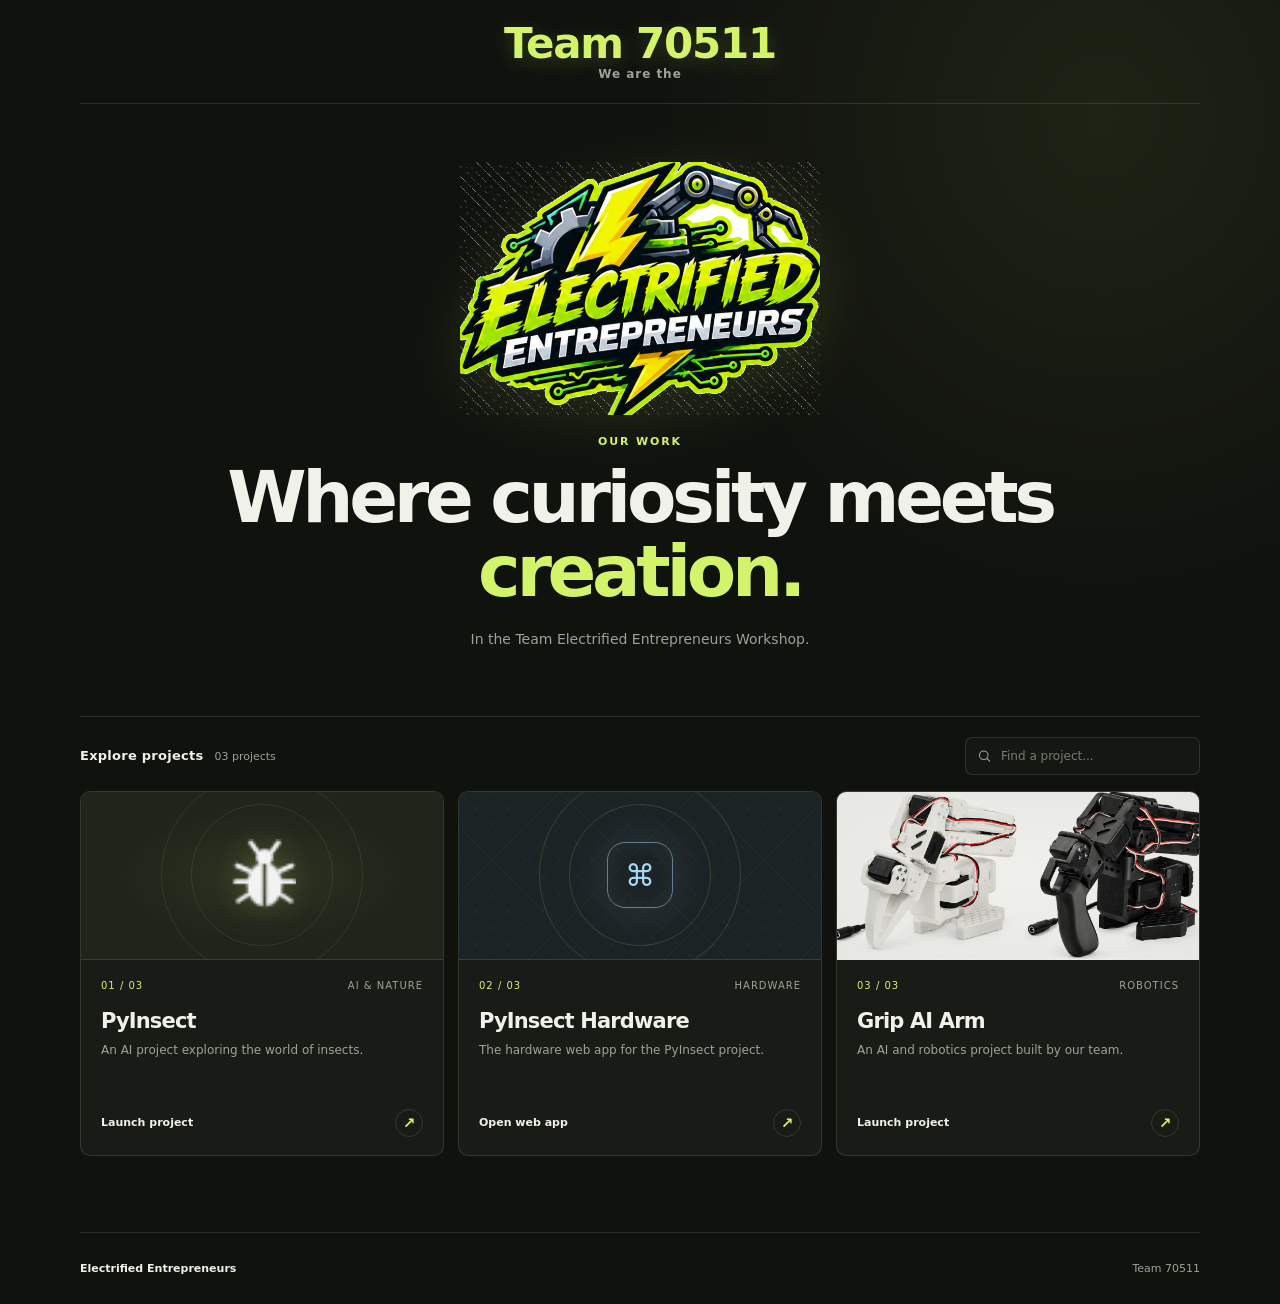
<file: index.html>
<!doctype html>
<html lang="en">
<head>
  <meta charset="utf-8">
  <meta name="viewport" content="width=device-width, initial-scale=1">
  <meta name="theme-color" content="#10120e">
  <meta name="description" content="Projects by the Electrified Entrepreneurs, team 70511.">
  <title>Electrified Entrepreneurs — Projects</title>
  <style>
    :root {
      color-scheme: dark;
      --ink: #f0f1e9;
      --muted: #9da196;
      --page: #10120e;
      --panel: #191c16;
      --line: rgba(235, 241, 220, .12);
      --lime: #d3f36b;
      --orange: #ff9a61;
      --blue: #a9d8f4;
      --font: Inter, ui-sans-serif, system-ui, -apple-system, BlinkMacSystemFont, "Segoe UI", sans-serif;
    }

    * { box-sizing: border-box; }

    html { scroll-behavior: smooth; }

    body {
      margin: 0;
      background:
        radial-gradient(ellipse at 86% 9%, rgba(211, 243, 107, .075), transparent 28rem),
        var(--page);
      color: var(--ink);
      font-family: var(--font);
      -webkit-font-smoothing: antialiased;
    }

    a { color: inherit; }

    .shell {
      width: min(1120px, calc(100% - 48px));
      margin-inline: auto;
    }

    .topbar {
      display: flex;
      align-items: center;
      justify-content: center;
      min-height: 104px;
      border-bottom: 1px solid var(--line);
    }

    .team-number {
      display: flex;
      flex-direction: column;
      align-items: center;
      gap: 2px;
      text-align: center;
    }

    .team-number span {
      color: var(--muted);
      font-size: 12px;
      font-weight: 700;
      letter-spacing: .08em;
    }

    .team-number strong {
      color: var(--lime);
      font-size: clamp(32px, 3.8vw, 42px);
      font-weight: 900;
      letter-spacing: -.03em;
      line-height: 1;
      text-shadow: 0 5px 20px rgba(211, 243, 107, .2);
      font-variant-numeric: tabular-nums;
    }

    .hero {
      display: flex;
      flex-direction: column;
      align-items: center;
      gap: 20px;
      padding: 58px 0 64px;
      text-align: center;
    }

    .hero-logo {
      display: block;
      width: min(360px, 76vw);
      height: auto;
      filter: drop-shadow(0 12px 30px rgba(211, 243, 107, .12));
    }

    .eyebrow {
      margin: 0 0 13px;
      color: var(--lime);
      font-size: 11px;
      font-weight: 700;
      letter-spacing: .17em;
      text-transform: uppercase;
    }

    h1 {
      max-width: 1000px;
      margin: 0;
      font-size: clamp(38px, 6vw, 72px);
      font-weight: 850;
      letter-spacing: -.06em;
      line-height: 1.02;
    }

    h1 span { color: var(--lime); }

    .hero-copy {
      max-width: 520px;
      margin: 0;
      color: var(--muted);
      font-size: 14px;
      line-height: 1.7;
    }

    .projects-head {
      display: flex;
      align-items: center;
      justify-content: space-between;
      gap: 20px;
      padding: 20px 0 16px;
      border-top: 1px solid var(--line);
    }

    .section-label {
      display: flex;
      align-items: baseline;
      gap: 11px;
    }

    .section-label h2 {
      margin: 0;
      font-size: 13px;
      font-weight: 650;
      letter-spacing: .02em;
    }

    .project-count {
      color: var(--muted);
      font-size: 11px;
      font-variant-numeric: tabular-nums;
    }

    .search-wrap {
      position: relative;
      width: min(235px, 45%);
    }

    .search-wrap svg {
      position: absolute;
      top: 50%;
      left: 12px;
      width: 15px;
      height: 15px;
      color: var(--muted);
      transform: translateY(-50%);
      pointer-events: none;
    }

    .search {
      width: 100%;
      height: 38px;
      padding: 0 12px 0 35px;
      border: 1px solid var(--line);
      border-radius: 7px;
      outline: none;
      background: rgba(255, 255, 255, .025);
      color: var(--ink);
      font: inherit;
      font-size: 12px;
      transition: border-color .2s, background .2s;
    }

    .search::placeholder { color: #777d71; }
    .search:focus { border-color: rgba(211, 243, 107, .62); background: rgba(255, 255, 255, .045); }

    .project-grid {
      display: grid;
      grid-template-columns: repeat(3, minmax(0, 1fr));
      gap: 14px;
      padding-bottom: 76px;
    }

    .project-card {
      position: relative;
      display: flex;
      min-height: 365px;
      flex-direction: column;
      overflow: hidden;
      border: 1px solid var(--line);
      border-radius: 10px;
      background: var(--panel);
      text-decoration: none;
      transition: transform .24s ease, border-color .24s ease, background .24s ease;
    }

    .project-card:hover {
      transform: translateY(-4px);
      border-color: rgba(211, 243, 107, .48);
      background: #1d2119;
    }

    .project-card:focus-visible,
    .search:focus-visible {
      outline: 2px solid var(--lime);
      outline-offset: 4px;
    }

    .card-art {
      position: relative;
      display: grid;
      height: 168px;
      flex: 0 0 auto;
      overflow: hidden;
      place-items: center;
      border-bottom: 1px solid var(--line);
      background: #20241b;
    }

    .card-art::before,
    .card-art::after {
      position: absolute;
      width: 200px;
      height: 200px;
      border: 1px solid rgba(211, 243, 107, .15);
      border-radius: 50%;
      content: "";
    }

    .card-art::after { width: 140px; height: 140px; }

    .art-insect {
      background:
        radial-gradient(ellipse at center, rgba(211, 243, 107, .08), transparent 55%),
        #20241b;
    }

    .art-insect img {
      z-index: 1;
      width: 68px;
      height: 72px;
      object-fit: contain;
      filter: drop-shadow(0 0 14px rgba(211, 243, 107, .24));
    }

    .art-insect::before,
    .art-insect::after {
      opacity: .65;
    }

    .art-hardware {
      background:
        linear-gradient(135deg, transparent 48%, rgba(169, 216, 244, .08) 49%, transparent 50%),
        linear-gradient(45deg, transparent 48%, rgba(169, 216, 244, .08) 49%, transparent 50%),
        #1c2325;
      background-size: 34px 34px;
    }

    .hardware-mark {
      z-index: 1;
      display: grid;
      width: 66px;
      height: 66px;
      place-items: center;
      border: 1px solid rgba(169, 216, 244, .5);
      border-radius: 18px;
      color: var(--blue);
      font-size: 30px;
      box-shadow: 0 0 38px rgba(169, 216, 244, .12), inset 0 0 20px rgba(169, 216, 244, .08);
    }

    .art-arm {
      background: radial-gradient(ellipse at center, #f1f2ed 0%, #e7e8e4 100%);
    }

    .art-arm::before,
    .art-arm::after { display: none; }

    .art-arm img {
      width: 100%;
      height: 100%;
      object-fit: cover;
      mix-blend-mode: multiply;
      transition: transform .35s ease;
    }

    .project-card:hover .art-arm img { transform: scale(1.035); }

    .card-content {
      display: flex;
      flex: 1;
      flex-direction: column;
      padding: 20px 20px 18px;
    }

    .card-meta {
      display: flex;
      align-items: center;
      justify-content: space-between;
      margin-bottom: 18px;
      color: var(--muted);
      font-size: 10px;
      letter-spacing: .1em;
      text-transform: uppercase;
    }

    .card-index { color: var(--lime); font-variant-numeric: tabular-nums; }

    .card-content h3 {
      margin: 0 0 8px;
      font-size: 21px;
      font-weight: 560;
      letter-spacing: -.04em;
    }

    .card-content p {
      margin: 0;
      color: var(--muted);
      font-size: 12px;
      line-height: 1.65;
    }

    .card-action {
      display: flex;
      align-items: center;
      justify-content: space-between;
      margin-top: auto;
      padding-top: 24px;
      color: var(--ink);
      font-size: 11px;
      font-weight: 600;
    }

    .arrow {
      display: grid;
      width: 28px;
      height: 28px;
      place-items: center;
      border: 1px solid var(--line);
      border-radius: 50%;
      color: var(--lime);
      font-size: 15px;
      transition: background .2s, color .2s, transform .2s;
    }

    .project-card:hover .arrow {
      transform: translate(2px, -2px);
      background: var(--lime);
      color: var(--page);
    }

    .empty-state {
      display: none;
      grid-column: 1 / -1;
      padding: 45px 20px;
      border: 1px dashed var(--line);
      border-radius: 10px;
      color: var(--muted);
      text-align: center;
      font-size: 13px;
    }

    .empty-state.visible { display: block; }

    footer {
      display: flex;
      align-items: center;
      justify-content: space-between;
      min-height: 72px;
      border-top: 1px solid var(--line);
      color: var(--muted);
      font-size: 11px;
    }

    footer strong {
      color: var(--ink);
      font-weight: 600;
    }

    @media (max-width: 760px) {
      .hero { gap: 18px; padding: 48px 0 46px; }
      .hero-copy { max-width: 460px; }
      .project-grid { grid-template-columns: repeat(2, minmax(0, 1fr)); }
    }

    @media (max-width: 520px) {
      .shell { width: min(100% - 32px, 420px); }
      .topbar { min-height: 78px; }
      .hero { gap: 15px; padding: 38px 0 38px; }
      .hero-logo { width: min(300px, 78vw); }
      h1 { font-size: clamp(30px, 8.5vw, 42px); }
      .hero-copy { font-size: 13px; }
      .projects-head { align-items: flex-start; flex-direction: column; gap: 14px; }
      .search-wrap { width: 100%; }
      .project-grid { grid-template-columns: 1fr; gap: 12px; padding-bottom: 52px; }
      .project-card { min-height: 350px; }
      .card-art { height: 160px; }
      footer { gap: 14px; font-size: 10px; }
    }

    @media (prefers-reduced-motion: reduce) {
      *, *::before, *::after { scroll-behavior: auto !important; transition-duration: .01ms !important; }
    }
  </style>
</head>
<body>
  <header class="shell topbar">
    <div class="team-number" aria-label="Team number 70511">
    <strong>Team 70511</strong>
    <span>We are the</span>
    </div>
  </header>

  <main class="shell">
    <section class="hero" aria-labelledby="page-title">
      <img class="hero-logo" src="assets/team-logo-transparent.png" alt="Electrified Entrepreneurs">
      <div>
        <p class="eyebrow">Our work</p>
        <h1 id="page-title">Where curiosity meets<br><span>creation.</span></h1>
      </div>
      <p class="hero-copy">In the Team Electrified Entrepreneurs Workshop.</p>
    </section>

    <section aria-labelledby="projects-title">
      <div class="projects-head">
        <div class="section-label">
          <h2 id="projects-title">Explore projects</h2>
          <span class="project-count" id="project-count">03 projects</span>
        </div>
        <label class="search-wrap">
          <svg viewBox="0 0 24 24" fill="none" aria-hidden="true"><circle cx="10.8" cy="10.8" r="6.8" stroke="currentColor" stroke-width="1.7"></circle><path d="m16 16 4.2 4.2" stroke="currentColor" stroke-width="1.7" stroke-linecap="round"></path></svg>
          <input class="search" id="project-search" type="search" placeholder="Find a project..." aria-label="Filter projects">
        </label>
      </div>

      <div class="project-grid" id="project-grid">
        <a class="project-card" href="https://wizkidzai.github.io/pyinsect" target="_blank" rel="noopener noreferrer" aria-label="Open PyInsect in a new tab">
          <div class="card-art art-insect" aria-hidden="true">
            <img src="assets/pyinsect-logo-transparent.png" alt="">
          </div>
          <div class="card-content">
            <div class="card-meta"><span class="card-index">01 / 03</span><span>AI &amp; nature</span></div>
            <h3>PyInsect</h3>
            <p>An AI project exploring the world of insects.</p>
            <div class="card-action"><span>Launch project</span><span class="arrow" aria-hidden="true">↗</span></div>
          </div>
        </a>

        <a class="project-card" href="https://aarivakumar.github.io/pyinsect-hardware/webapp" target="_blank" rel="noopener noreferrer" aria-label="Open PyInsect Hardware web app in a new tab">
          <div class="card-art art-hardware" aria-hidden="true">
            <span class="hardware-mark">⌘</span>
          </div>
          <div class="card-content">
            <div class="card-meta"><span class="card-index">02 / 03</span><span>Hardware</span></div>
            <h3>PyInsect Hardware</h3>
            <p>The hardware web app for the PyInsect project.</p>
            <div class="card-action"><span>Open web app</span><span class="arrow" aria-hidden="true">↗</span></div>
          </div>
        </a>

        <a class="project-card" href="https://wizkidzai.github.io/grip-ai-arm" target="_blank" rel="noopener noreferrer" aria-label="Open Grip AI Arm in a new tab">
          <div class="card-art art-arm" aria-hidden="true">
            <img src="assets/grip-ai-arm-team.png" alt="">
          </div>
          <div class="card-content">
            <div class="card-meta"><span class="card-index">03 / 03</span><span>Robotics</span></div>
            <h3>Grip AI Arm</h3>
            <p>An AI and robotics project built by our team.</p>
            <div class="card-action"><span>Launch project</span><span class="arrow" aria-hidden="true">↗</span></div>
          </div>
        </a>
        <p class="empty-state" id="empty-state">No projects match that search. Try another name.</p>
      </div>
    </section>
  </main>

  <footer class="shell">
    <span><strong>Electrified Entrepreneurs</strong></span>
    <span>Team 70511</span>
  </footer>

  <script>
    const search = document.querySelector("#project-search");
    const cards = [...document.querySelectorAll(".project-card")];
    const count = document.querySelector("#project-count");
    const emptyState = document.querySelector("#empty-state");

    search.addEventListener("input", () => {
      const query = search.value.trim().toLowerCase();
      let visible = 0;

      cards.forEach((card) => {
        const matches = card.textContent.toLowerCase().includes(query);
        card.hidden = !matches;
        if (matches) visible += 1;
      });

      count.textContent = `${String(visible).padStart(2, "0")} ${visible === 1 ? "project" : "projects"}`;
      emptyState.classList.toggle("visible", visible === 0);
    });
  </script>
</body>
</html>
</file>
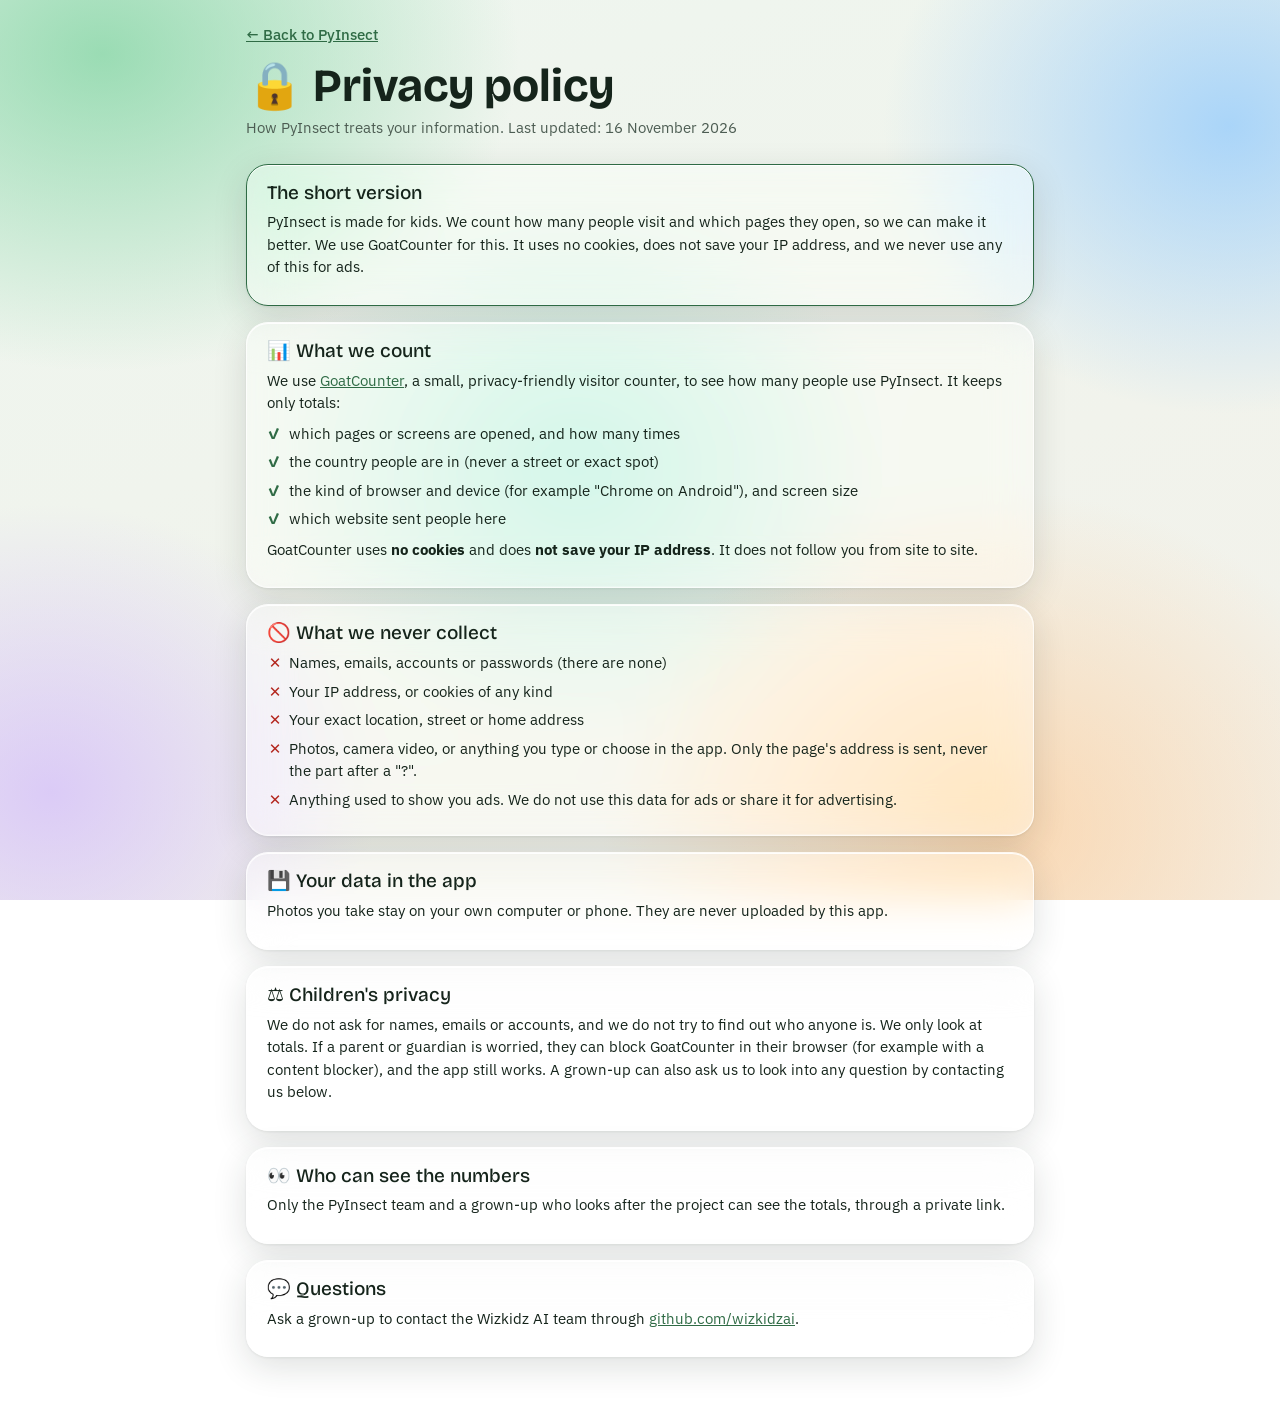
<file: webapp/privacy.html>
<!doctype html>
<html lang="en">
<head>
<meta charset="utf-8">
<meta name="viewport" content="width=device-width, initial-scale=1">
<title>Privacy policy – PyInsect</title>
<script src="analytics.js"></script>
<script data-goatcounter="https://wizkidz-pyinsect-hardware.goatcounter.com/count" async src="https://gc.zgo.at/count.js"></script>
<link rel="preconnect" href="https://fonts.googleapis.com">
<link rel="preconnect" href="https://fonts.gstatic.com" crossorigin>
<link rel="stylesheet" href="https://fonts.googleapis.com/css2?family=Bricolage+Grotesque:opsz,wght@12..96,500;12..96,700&family=IBM+Plex+Sans:wght@400;500;600&family=IBM+Plex+Mono:wght@400;500&family=Noto+Sans+SC:wght@400;600;700&display=swap">
<style>
/* "Liquid glass": translucent, blurred panels floating over a soft colourful backdrop */
:root {
  --ink: #15241b;
  --muted: #4d5d53;
  --accent: #2f6b45;
  --accent-soft: rgba(47, 107, 69, .14);
  --alert: #b3261e;
  --alert-soft: rgba(179, 38, 30, .12);
  --line: rgba(255, 255, 255, .55);

  --glass: rgba(255, 255, 255, .42);
  --glass-strong: rgba(255, 255, 255, .62);
  --glass-edge: rgba(255, 255, 255, .7);
  --glass-shadow: 0 10px 34px rgba(25, 45, 35, .14), 0 1px 3px rgba(25, 45, 35, .08);
  --glass-shine: inset 0 1px 0 rgba(255, 255, 255, .9), inset 0 -1px 0 rgba(255, 255, 255, .25);
  --blur: blur(22px) saturate(175%);

  --backdrop:
    radial-gradient(42rem 32rem at 8% 6%, rgba(126, 211, 160, .75), transparent 62%),
    radial-gradient(36rem 30rem at 96% 14%, rgba(132, 196, 255, .65), transparent 60%),
    radial-gradient(40rem 34rem at 78% 92%, rgba(255, 198, 140, .6), transparent 62%),
    radial-gradient(34rem 30rem at 4% 88%, rgba(201, 170, 255, .55), transparent 60%),
    radial-gradient(30rem 26rem at 45% 52%, rgba(150, 225, 205, .45), transparent 65%),
    linear-gradient(160deg, #eef6ef 0%, #f3f1ea 100%);

  --display: "Bricolage Grotesque", "Noto Sans SC", "Noto Sans TC", "Noto Sans KR", "Noto Sans CJK SC", "PingFang SC", "Microsoft YaHei", "Malgun Gothic", "Segoe UI", system-ui, sans-serif;
  --body: "IBM Plex Sans", "Noto Sans SC", "Noto Sans TC", "Noto Sans KR", "Noto Sans CJK SC", "PingFang SC", "Microsoft YaHei", "Malgun Gothic", "Segoe UI", system-ui, sans-serif;
  --mono: "IBM Plex Mono", "Noto Sans SC", "Noto Sans TC", "Noto Sans KR", "Noto Sans CJK SC", "PingFang SC", "Microsoft YaHei", "Malgun Gothic", ui-monospace, Consolas, monospace;
  --surface: #ffffff; --radius: 18px; color-scheme: light;
}
@media (prefers-color-scheme: dark) {
  :root {
    --ink: #e8efe9; --muted: #a3b2a8; --accent: #86d3a1; --accent-soft: rgba(134, 211, 161, .16);
    --alert: #ff8f80; --alert-soft: rgba(255, 143, 128, .14); --line: rgba(255, 255, 255, .12);
    --glass: rgba(28, 38, 33, .45); --glass-strong: rgba(36, 48, 42, .62); --glass-edge: rgba(255, 255, 255, .14);
    --glass-shadow: 0 12px 38px rgba(0, 0, 0, .45), 0 1px 3px rgba(0, 0, 0, .3);
    --glass-shine: inset 0 1px 0 rgba(255, 255, 255, .16), inset 0 -1px 0 rgba(255, 255, 255, .04);
    --backdrop:
      radial-gradient(42rem 32rem at 8% 6%, rgba(46, 140, 92, .55), transparent 62%),
      radial-gradient(36rem 30rem at 96% 14%, rgba(48, 98, 170, .5), transparent 60%),
      radial-gradient(40rem 34rem at 78% 92%, rgba(150, 90, 40, .42), transparent 62%),
      radial-gradient(34rem 30rem at 4% 88%, rgba(110, 70, 170, .42), transparent 60%),
      radial-gradient(30rem 26rem at 45% 52%, rgba(40, 120, 110, .3), transparent 65%),
      linear-gradient(160deg, #0d1411 0%, #121516 100%);
    --surface: #18201b;
    color-scheme: dark;
  }
}
* { box-sizing: border-box; }
[hidden] { display: none !important; }
html { min-height: 100%; background: var(--backdrop); background-attachment: fixed; }
body {
  margin: 0; min-height: 100vh; background: var(--backdrop); background-attachment: fixed;
  color: var(--ink); font-family: var(--body); font-size: 15px; line-height: 1.5;
  -webkit-tap-highlight-color: transparent;
}
a { color: var(--accent); }
.wrap, main { max-width: 820px; margin: 0 auto; padding: 24px 16px 0; }
main { display: grid; gap: 16px; padding-bottom: 56px; }
.top a { display: inline-block; font-weight: 500; margin-bottom: 14px; }
h1, h2 { font-family: var(--display); line-height: 1.1; }
h1 { font-size: clamp(30px, 6vw, 46px); margin: 0 0 6px; }
h2 { font-size: 19px; font-weight: 500; margin: 0 0 8px; }
.top p, .updated { margin: 0; color: var(--muted); }
section { padding: 18px 20px; border-radius: 22px; background: var(--glass); -webkit-backdrop-filter: var(--blur); backdrop-filter: var(--blur);
  border: 1px solid var(--glass-edge); box-shadow: var(--glass-shadow), var(--glass-shine); }
section.hero { border-color: var(--accent); }
p { margin: 8px 0; }
ul { margin: 8px 0 0; padding-left: 1.4rem; } li { margin: 6px 0; }
.no li::marker { content: "✕  "; color: var(--alert); font-weight: 800; }
.yes li::marker { content: "✓  "; color: var(--accent); font-weight: 800; }
</style>
</head>
<body>
<header class="top"><div class="wrap">
  <a href="./">← Back to PyInsect</a>
  <h1>🔒 Privacy policy</h1>
  <p>How PyInsect treats your information. <span class="updated">Last updated: 16 November 2026</span></p>
</div></header>
<main>
<section class="hero">
  <h2>The short version</h2>
  <p>PyInsect is made for kids. We count how many people visit and which pages they open, so we can make it better. We use GoatCounter for this. It uses no cookies, does not save your IP address, and we never use any of this for ads.</p>
</section>

<section>
  <h2>📊 What we count</h2>
  <p>We use <a href="https://www.goatcounter.com/">GoatCounter</a>, a small, privacy-friendly visitor counter, to see how many people use PyInsect. It keeps only totals:</p>
  <ul class="yes">
    <li>which pages or screens are opened, and how many times</li>
    <li>the country people are in (never a street or exact spot)</li>
    <li>the kind of browser and device (for example "Chrome on Android"), and screen size</li>
    <li>which website sent people here</li>
  </ul>
  <p>GoatCounter uses <strong>no cookies</strong> and does <strong>not save your IP address</strong>. It does not follow you from site to site.</p>
</section>

<section>
  <h2>🚫 What we never collect</h2>
  <ul class="no">
    <li>Names, emails, accounts or passwords (there are none)</li>
    <li>Your IP address, or cookies of any kind</li>
    <li>Your exact location, street or home address</li>
    <li>Photos, camera video, or anything you type or choose in the app. Only the page's address is sent, never the part after a "?".</li>
    <li>Anything used to show you ads. We do not use this data for ads or share it for advertising.</li>
  </ul>
</section>

<section>
  <h2>💾 Your data in the app</h2>
  <p>Photos you take stay on your own computer or phone. They are never uploaded by this app.</p>
</section>

<section>
  <h2>⚖️ Children's privacy</h2>
  <p>We do not ask for names, emails or accounts, and we do not try to find out who anyone is. We only look at totals. If a parent or guardian is worried, they can block GoatCounter in their browser (for example with a content blocker), and the app still works. A grown-up can also ask us to look into any question by contacting us below.</p>
</section>

<section>
  <h2>👀 Who can see the numbers</h2>
  <p>Only the PyInsect team and a grown-up who looks after the project can see the totals, through a private link.</p>
</section>

<section>
  <h2>💬 Questions</h2>
  <p>Ask a grown-up to contact the Wizkidz AI team through <a href="https://github.com/wizkidzai">github.com/wizkidzai</a>.</p>
</section>
</main>
</body>
</html>
</file>
